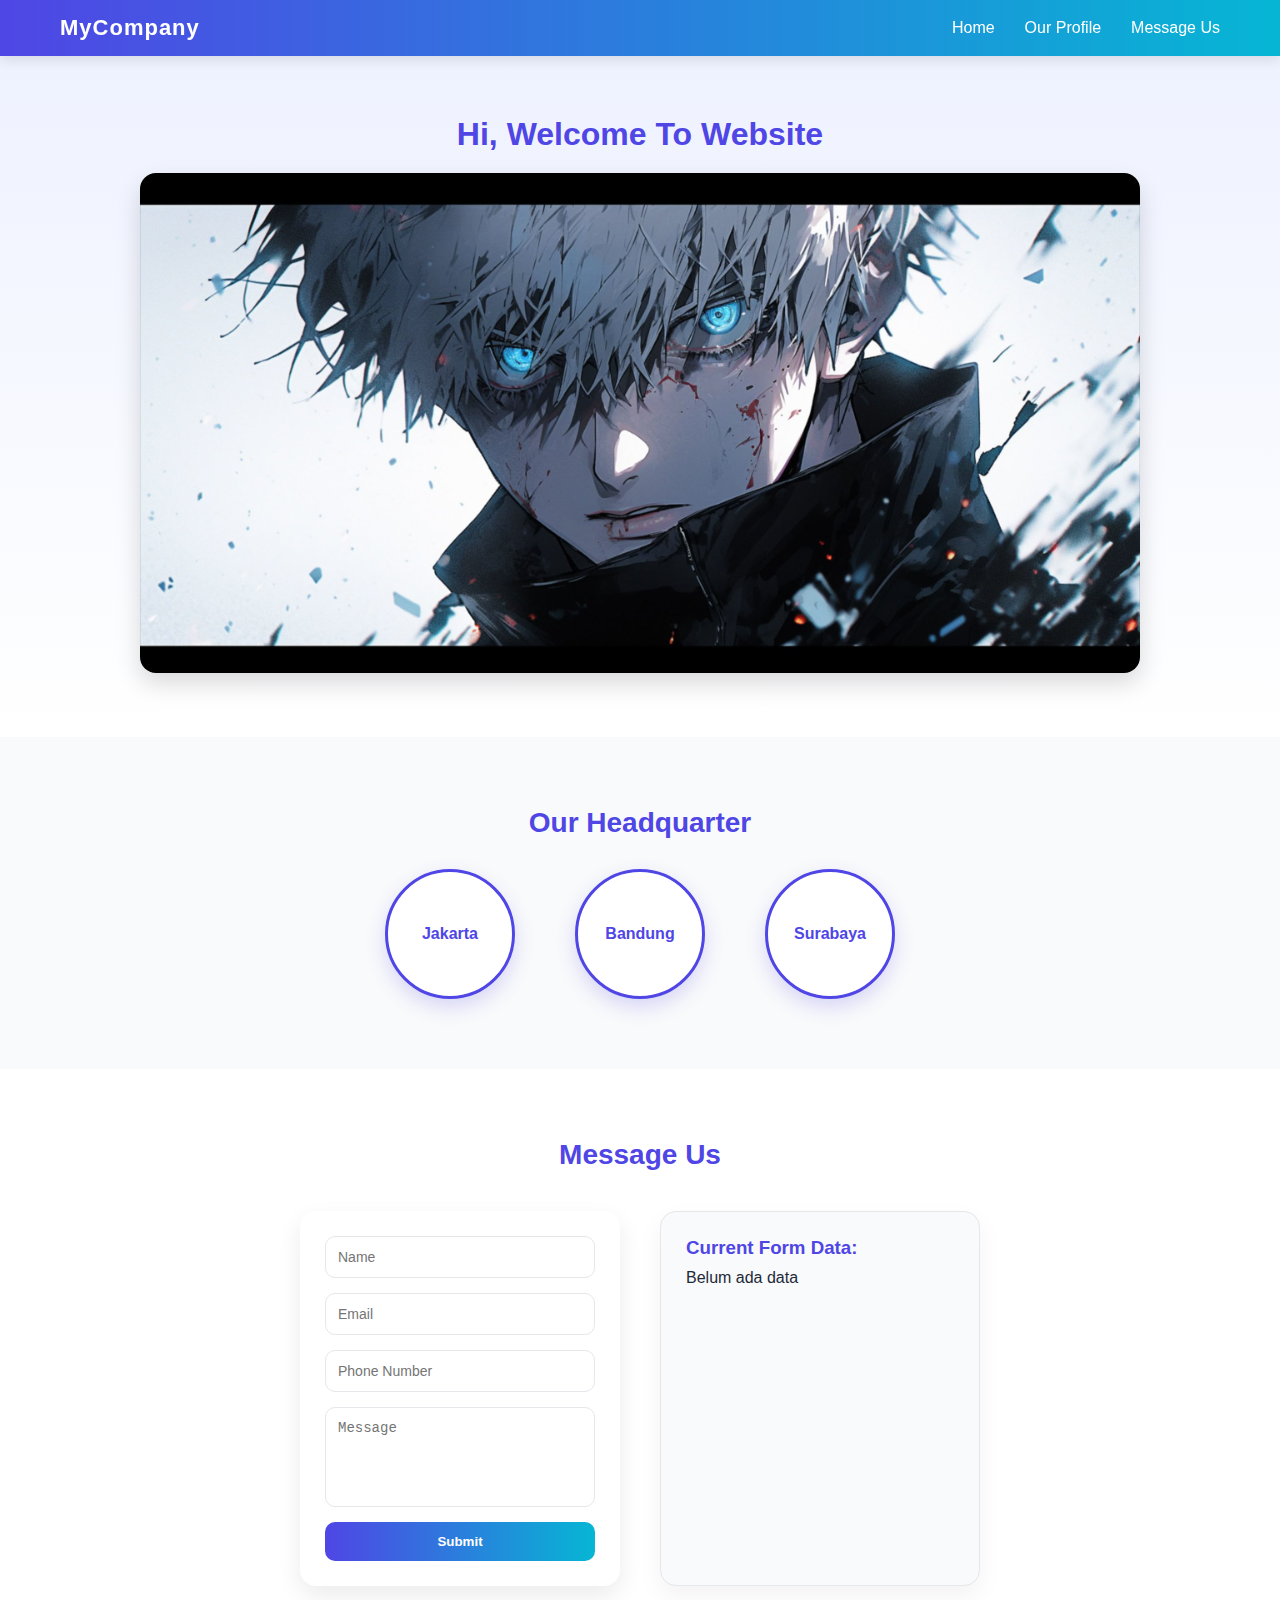
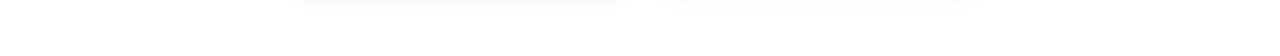
<file: index.html>
<!DOCTYPE html>
<html lang="en">
<head>
    <meta charset="UTF-8">
    <meta name="viewport" content="width=device-width, initial-scale=1.0">
    <title>Company Profile</title>
    <link rel="stylesheet" href="css/style.css">
</head>
<body>

    <!-- Navbar -->
    <nav class="navbar">
        <h2 class="logo">MyCompany</h2>
        <ul>
            <li><a href="index.html">Home</a></li>
            <li><a href="profile.html">Our Profile</a></li>
            <li><a href="#message">Message Us</a></li>
        </ul>
    </nav>

    <!-- Hero Section -->
    <section class="hero">
        <h1 id="welcome">Hi, Welcome To Website</h1>
        <img src="gambar/gambar1.jpg" alt="Banner" class="banner">
    </section>

    <!-- Our Headquarter -->
    <section class="hq">
        <h2>Our Headquarter</h2>
        <div class="hq-container">
            <div class="circle">
                <p>Jakarta</p>
            </div>
            <div class="circle">
                <p>Bandung</p>
            </div>
            <div class="circle">
                <p>Surabaya</p>
            </div>
        </div>
    </section>

    <!-- Message Us -->
    <section class="message" id="message">
        <h2>Message Us</h2>
        <div class="form-container">
            <form id="messageForm">
                <input type="text" id="name" placeholder="Name">
                <input type="email" id="email" placeholder="Email">
                <input type="text" id="phone" placeholder="Phone Number">
                <textarea id="messageText" placeholder="Message"></textarea>
                <button type="submit">Submit</button>
            </form>

            <div class="result" id="result">
                <h3>Current Form Data:</h3>
                <p id="resultData">Belum ada data</p>
            </div>
        </div>
    </section>

    <script src="js/script.js"></script>
</body>
</html>
</file>
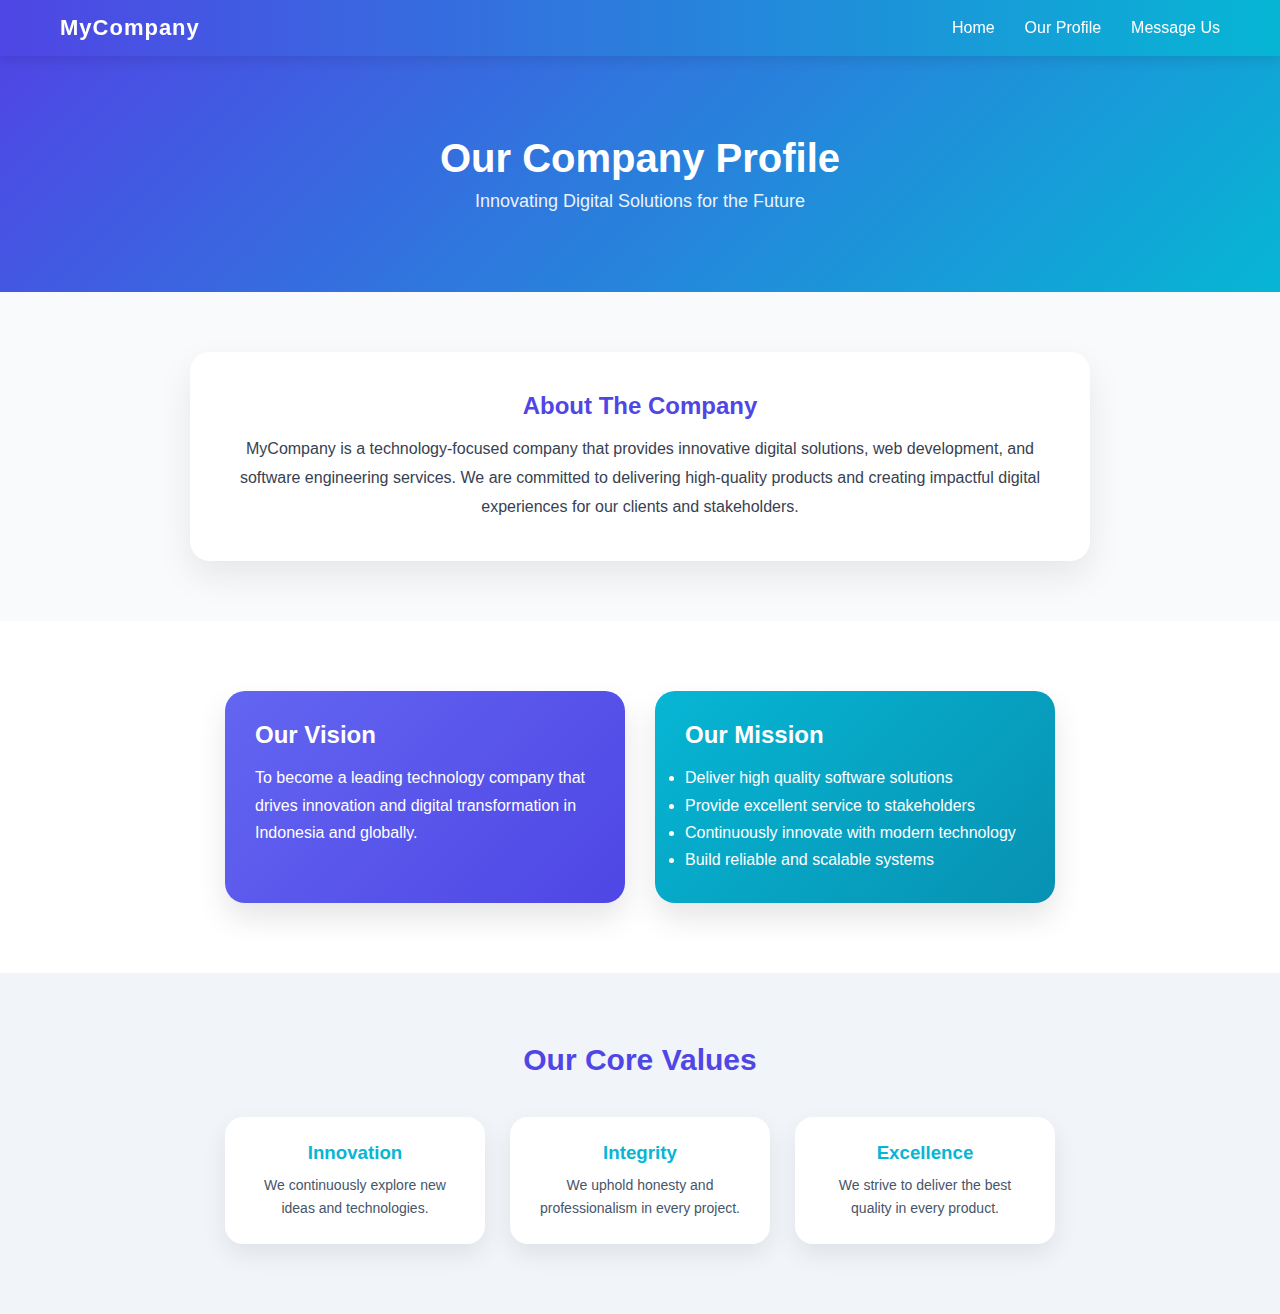
<file: profile.html>
<!DOCTYPE html>
<html lang="en">
<head>
    <meta charset="UTF-8">
    <meta name="viewport" content="width=device-width, initial-scale=1.0">
    <title>Our Profile</title>
    <link rel="stylesheet" href="css/style.css">
</head>
<body>

    <!-- Navbar -->
    <nav class="navbar">
        <h2 class="logo">MyCompany</h2>
        <ul>
            <li><a href="index.html">Home</a></li>
            <li><a href="profile.html">Our Profile</a></li>
            <li><a href="index.html#message">Message Us</a></li>
        </ul>
    </nav>

    <!-- Profile Hero -->
    <section class="profile-hero">
        <h1>Our Company Profile</h1>
        <p>Innovating Digital Solutions for the Future</p>
    </section>

    <!-- About Company -->
    <section class="about-company">
        <div class="about-card">
            <h2>About The Company</h2>
            <p>
                MyCompany is a technology-focused company that provides innovative
                digital solutions, web development, and software engineering services.
                We are committed to delivering high-quality products and creating
                impactful digital experiences for our clients and stakeholders.
            </p>
        </div>
    </section>

    <!-- Vision & Mission -->
    <section class="vision-mission">
        <div class="vm-container">
            <div class="vm-card vision">
                <h2>Our Vision</h2>
                <p>
                    To become a leading technology company that drives innovation
                    and digital transformation in Indonesia and globally.
                </p>
            </div>

            <div class="vm-card mission">
                <h2>Our Mission</h2>
                <ul>
                    <li>Deliver high quality software solutions</li>
                    <li>Provide excellent service to stakeholders</li>
                    <li>Continuously innovate with modern technology</li>
                    <li>Build reliable and scalable systems</li>
                </ul>
            </div>
        </div>
    </section>

    <!-- Company Values -->
    <section class="values">
        <h2>Our Core Values</h2>
        <div class="values-container">
            <div class="value-box">
                <h3>Innovation</h3>
                <p>We continuously explore new ideas and technologies.</p>
            </div>
            <div class="value-box">
                <h3>Integrity</h3>
                <p>We uphold honesty and professionalism in every project.</p>
            </div>
            <div class="value-box">
                <h3>Excellence</h3>
                <p>We strive to deliver the best quality in every product.</p>
            </div>
        </div>
    </section>

</body>
</html>
</file>
<file: css/style.css>
/* Color Palette */
:root {
    --primary: #4f46e5;
    --secondary: #06b6d4;
    --dark: #1f2937;
    --light: #f9fafb;
    --accent: #6366f1;
    --border: #e5e7eb;
}

/* Reset */
* {
    margin: 0;
    padding: 0;
    box-sizing: border-box;
}

body {
    font-family: 'Segoe UI', Tahoma, sans-serif;
    background-color: var(--light);
    color: var(--dark);
}

/* Navbar */
.navbar {
    display: flex;
    justify-content: space-between;
    align-items: center;
    padding: 15px 60px;
    background: linear-gradient(90deg, var(--primary), var(--secondary));
    color: white;
    box-shadow: 0 4px 12px rgba(0,0,0,0.1);
    position: sticky;
    top: 0;
    z-index: 100;
}

.logo {
    font-weight: bold;
    font-size: 22px;
    letter-spacing: 1px;
}

.navbar ul {
    display: flex;
    list-style: none;
    gap: 30px;
}

.navbar a {
    color: white;
    text-decoration: none;
    font-weight: 500;
    transition: 0.3s ease;
}

.navbar a:hover {
    opacity: 0.8;
    transform: translateY(-2px);
}

/* Hero Section */
.hero {
    text-align: center;
    padding: 60px 20px;
    background: linear-gradient(to bottom, #eef2ff, #ffffff);
}

.hero h1 {
    font-size: 32px;
    margin-bottom: 20px;
    color: var(--primary);
}

.banner {
    width: 100%;
    max-width: 1000px;
    border-radius: 16px;
    object-fit: contain;
    box-shadow: 0 10px 25px rgba(0,0,0,0.15);
}

/* Headquarter Section */
.hq {
    text-align: center;
    padding: 70px 20px;
}

.hq h2 {
    font-size: 28px;
    margin-bottom: 30px;
    color: var(--primary);
}

.hq-container {
    display: flex;
    justify-content: center;
    gap: 60px;
    flex-wrap: wrap;
}

.circle {
    width: 130px;
    height: 130px;
    border-radius: 50%;
    background: white;
    border: 3px solid var(--primary);
    display: flex;
    align-items: center;
    justify-content: center;
    font-weight: bold;
    color: var(--primary);
    box-shadow: 0 8px 20px rgba(79, 70, 229, 0.2);
    transition: 0.3s ease;
}

.circle:hover {
    transform: translateY(-8px) scale(1.05);
    background: var(--primary);
    color: white;
}

/* Message Section */
.message {
    padding: 70px 20px;
    background: #ffffff;
}

.message h2 {
    text-align: center;
    font-size: 28px;
    margin-bottom: 40px;
    color: var(--primary);
}

.form-container {
    display: flex;
    justify-content: center;
    gap: 40px;
    flex-wrap: wrap;
}

/* Form Card */
form {
    background: white;
    padding: 25px;
    border-radius: 16px;
    width: 320px;
    box-shadow: 0 10px 25px rgba(0,0,0,0.08);
    display: flex;
    flex-direction: column;
    gap: 15px;
}

input, textarea {
    padding: 12px;
    border-radius: 10px;
    border: 1px solid var(--border);
    font-size: 14px;
    transition: 0.3s;
}

input:focus, textarea:focus {
    border-color: var(--primary);
    outline: none;
    box-shadow: 0 0 0 3px rgba(79,70,229,0.1);
}

textarea {
    min-height: 100px;
    resize: none;
}

/* Button */
button {
    padding: 12px;
    border: none;
    border-radius: 10px;
    background: linear-gradient(90deg, var(--primary), var(--secondary));
    color: white;
    font-weight: bold;
    cursor: pointer;
    transition: 0.3s ease;
}

button:hover {
    transform: translateY(-2px);
    box-shadow: 0 8px 18px rgba(79,70,229,0.3);
}

/* Result Box */
.result {
    background: #f8fafc;
    border-radius: 16px;
    padding: 25px;
    width: 320px;
    border: 1px solid var(--border);
    box-shadow: 0 10px 25px rgba(0,0,0,0.05);
}

.result h3 {
    color: var(--primary);
    margin-bottom: 10px;
}

/* Profile Page Styling */
.profile {
    max-width: 900px;
    margin: 60px auto;
    padding: 40px;
    background: white;
    border-radius: 20px;
    box-shadow: 0 15px 35px rgba(0,0,0,0.08);
}

.profile h1 {
    color: var(--primary);
    margin-bottom: 20px;
}

.profile h2 {
    margin-top: 25px;
    color: var(--secondary);
}

.profile p, .profile li {
    line-height: 1.7;
    color: #374151;
}
/* ===== PROFILE HERO ===== */
.profile-hero {
    background: linear-gradient(135deg, #4f46e5, #06b6d4);
    color: white;
    text-align: center;
    padding: 80px 20px;
}

.profile-hero h1 {
    font-size: 40px;
    margin-bottom: 10px;
}

.profile-hero p {
    font-size: 18px;
    opacity: 0.9;
}

/* ===== ABOUT COMPANY ===== */
.about-company {
    padding: 60px 20px;
    display: flex;
    justify-content: center;
    background: #f9fafb;
}

.about-card {
    max-width: 900px;
    background: white;
    padding: 40px;
    border-radius: 20px;
    box-shadow: 0 15px 35px rgba(0,0,0,0.08);
    text-align: center;
}

.about-card h2 {
    color: #4f46e5;
    margin-bottom: 15px;
}

.about-card p {
    line-height: 1.8;
    color: #374151;
    font-size: 16px;
}

/* ===== VISION & MISSION ===== */
.vision-mission {
    padding: 70px 20px;
    background: white;
}

.vm-container {
    display: flex;
    gap: 30px;
    justify-content: center;
    flex-wrap: wrap;
}

.vm-card {
    width: 400px;
    padding: 30px;
    border-radius: 20px;
    color: white;
    box-shadow: 0 15px 30px rgba(0,0,0,0.1);
    transition: 0.3s ease;
}

.vm-card:hover {
    transform: translateY(-8px);
}

.vision {
    background: linear-gradient(135deg, #6366f1, #4f46e5);
}

.mission {
    background: linear-gradient(135deg, #06b6d4, #0891b2);
}

.vm-card h2 {
    margin-bottom: 15px;
}

.vm-card p, .vm-card li {
    line-height: 1.7;
}

/* ===== VALUES SECTION ===== */
.values {
    padding: 70px 20px;
    background: #f1f5f9;
    text-align: center;
}

.values h2 {
    color: #4f46e5;
    margin-bottom: 40px;
    font-size: 30px;
}

.values-container {
    display: flex;
    justify-content: center;
    gap: 25px;
    flex-wrap: wrap;
}

.value-box {
    background: white;
    width: 260px;
    padding: 25px;
    border-radius: 18px;
    box-shadow: 0 10px 25px rgba(0,0,0,0.08);
    transition: 0.3s ease;
}

.value-box:hover {
    transform: translateY(-6px) scale(1.03);
}

.value-box h3 {
    color: #06b6d4;
    margin-bottom: 10px;
}

.value-box p {
    color: #475569;
    font-size: 14px;
    line-height: 1.6;
}

/* ===== RESPONSIVE ===== */
@media (max-width: 768px) {
    .profile-hero h1 {
        font-size: 28px;
    }

    .vm-card {
        width: 100%;
        max-width: 350px;
    }

    .about-card {
        padding: 25px;
    }
}


/* Responsive */
@media (max-width: 768px) {
    .navbar {
        padding: 15px 20px;
        flex-direction: column;
        gap: 10px;
    }

    .hero h1 {
        font-size: 24px;
    }

    .hq-container {
        flex-direction: column;
        align-items: center;
        gap: 30px;
    }

    .form-container {
        flex-direction: column;
        align-items: center;
    }

    form, .result {
        width: 100%;
        max-width: 350px;
    }
    
}
</file>
